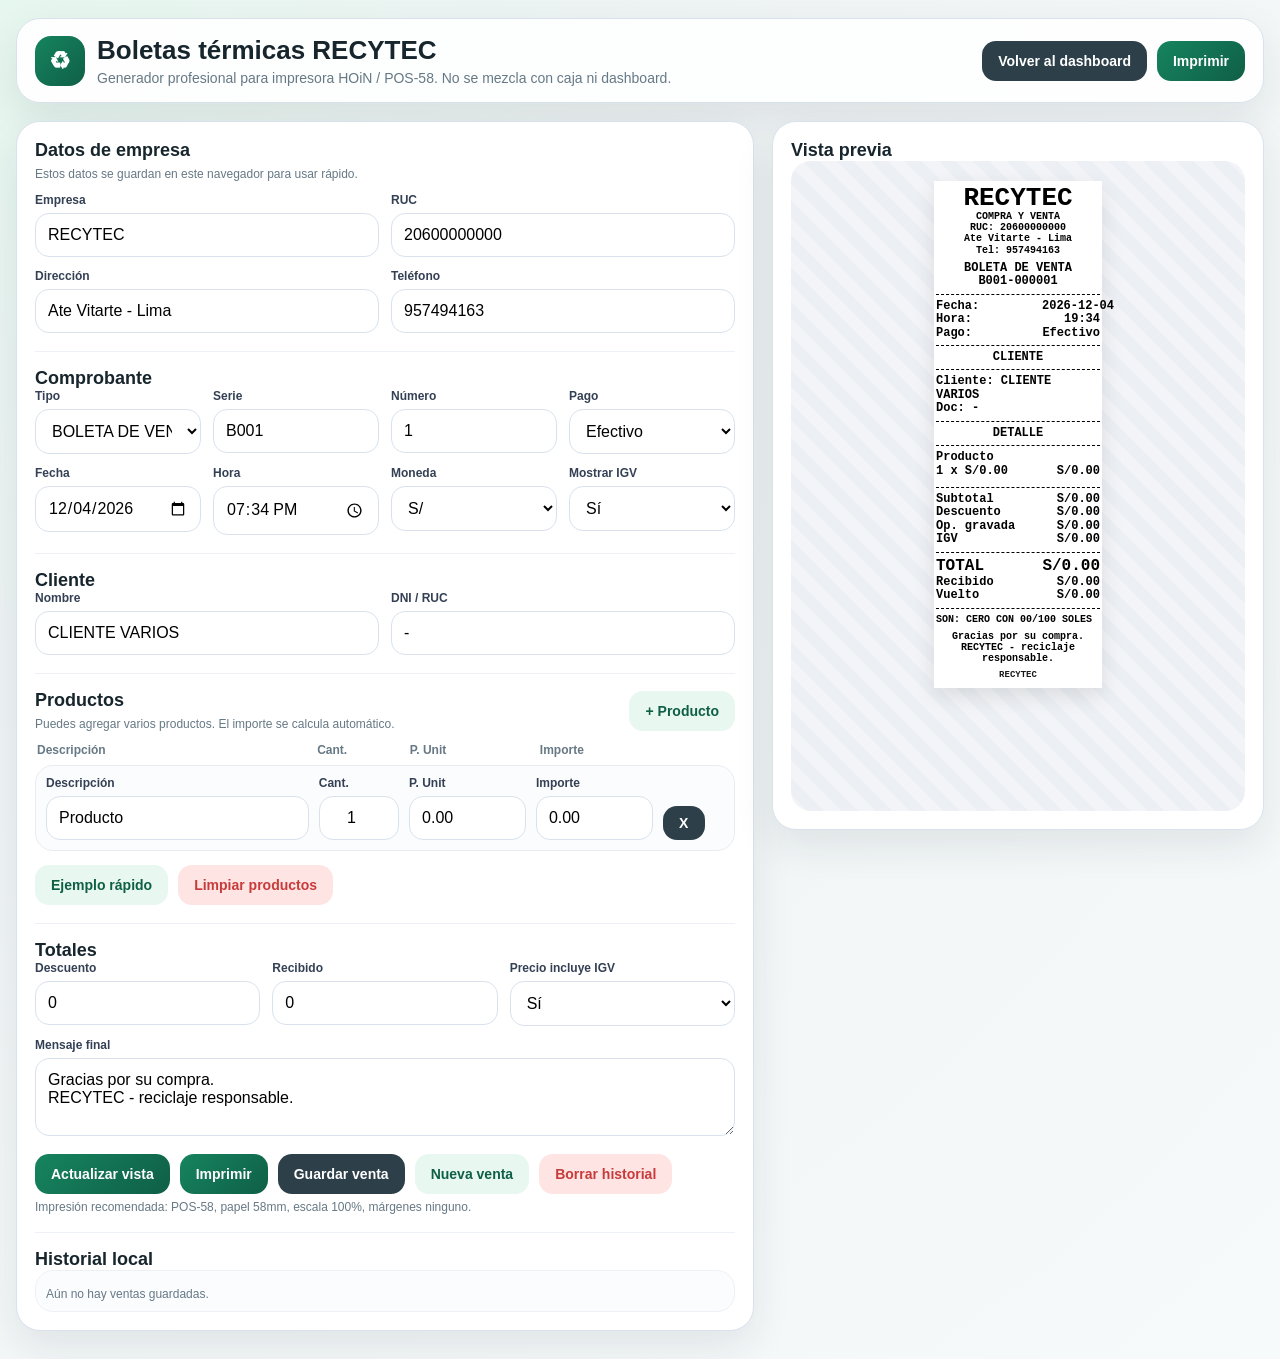
<file: boletas.html>
<!DOCTYPE html>
<html lang="es">
<head>
<meta charset="UTF-8" />
<meta name="viewport" content="width=device-width, initial-scale=1.0" />
<meta name="theme-color" content="#0f6b4f" />
<title>RECYTEC | Boletas HOiN POS-58</title>
<style>
  :root{
    --bg:#eef3f4;
    --card:#ffffff;
    --line:#d9e2ec;
    --text:#17252d;
    --muted:#667985;
    --primary:#16845f;
    --primary-dark:#0f5f46;
    --soft:#e8f7f0;
    --danger:#c73b3b;
    --danger-soft:#fee4e2;
    --dark:#2d3f48;
    --warning:#e8aa25;
    --shadow:0 16px 40px rgba(20,38,44,.09);
  }

  *{box-sizing:border-box}

  body{
    margin:0;
    font-family:Arial, Helvetica, sans-serif;
    background:radial-gradient(circle at top left,#e6f7ef,#eef3f4 35%,#f7fafb);
    color:var(--text);
  }

  .app{
    max-width:1380px;
    margin:0 auto;
    padding:18px 16px 28px;
  }

  .topbar{
    display:flex;
    justify-content:space-between;
    gap:14px;
    align-items:center;
    background:rgba(255,255,255,.9);
    border:1px solid var(--line);
    border-radius:24px;
    padding:16px 18px;
    box-shadow:var(--shadow);
    margin-bottom:18px;
  }

  .brand{
    display:flex;
    align-items:center;
    gap:12px;
  }

  .brand-mark{
    width:50px;
    height:50px;
    border-radius:16px;
    display:grid;
    place-items:center;
    background:linear-gradient(135deg,var(--primary),var(--primary-dark));
    color:#fff;
    font-size:24px;
    font-weight:900;
  }

  .title{
    margin:0;
    font-size:26px;
    font-weight:900;
  }

  .subtitle{
    margin:4px 0 0;
    color:var(--muted);
    font-size:14px;
  }

  .top-actions{
    display:flex;
    gap:10px;
    flex-wrap:wrap;
  }

  .layout{
    display:grid;
    grid-template-columns:1.2fr .8fr;
    gap:18px;
    align-items:start;
  }

  .panel{
    background:var(--card);
    border-radius:24px;
    border:1px solid var(--line);
    box-shadow:var(--shadow);
    padding:18px;
  }

  .preview-box{
    position:sticky;
    top:16px;
  }

  .section{
    margin-top:18px;
    padding-top:16px;
    border-top:1px solid #edf1f6;
  }

  .section:first-child{
    margin-top:0;
    padding-top:0;
    border-top:none;
  }

  .section-head{
    display:flex;
    justify-content:space-between;
    align-items:flex-end;
    gap:10px;
    margin-bottom:12px;
  }

  .section h2{
    margin:0;
    font-size:18px;
  }

  .hint{
    margin:6px 0 0;
    color:var(--muted);
    font-size:12px;
  }

  .grid2,.grid3,.grid4{
    display:grid;
    gap:12px;
  }
  .grid2{grid-template-columns:repeat(2,minmax(0,1fr))}
  .grid3{grid-template-columns:repeat(3,minmax(0,1fr))}
  .grid4{grid-template-columns:repeat(4,minmax(0,1fr))}

  .field label{
    display:block;
    margin-bottom:6px;
    font-size:12px;
    font-weight:900;
    color:#344054;
  }

  .field input,.field select,.field textarea{
    width:100%;
    border:1px solid var(--line);
    border-radius:14px;
    padding:12px 12px;
    font:inherit;
    outline:none;
    background:#fff;
  }

  .field textarea{
    min-height:78px;
    resize:vertical;
  }

  .field input:focus,.field select:focus,.field textarea:focus{
    border-color:#83d6c2;
    box-shadow:0 0 0 4px rgba(22,132,95,.12);
  }

  .toolbar{
    display:flex;
    flex-wrap:wrap;
    gap:10px;
    margin-top:14px;
  }

  button,.btn-link{
    border:none;
    cursor:pointer;
    border-radius:14px;
    padding:12px 16px;
    font-weight:900;
    font-size:14px;
    text-decoration:none;
    display:inline-grid;
    place-items:center;
    transition:.18s ease;
  }

  button:hover,.btn-link:hover{
    transform:translateY(-1px);
    filter:brightness(.98);
  }

  .btn-primary{background:linear-gradient(135deg,var(--primary),var(--primary-dark));color:#fff}
  .btn-soft{background:var(--soft);color:var(--primary-dark)}
  .btn-dark{background:var(--dark);color:#fff}
  .btn-warning{background:var(--warning);color:#1f2528}
  .btn-danger{background:var(--danger-soft);color:var(--danger)}
  .btn-mini{padding:9px 11px;min-width:42px}

  .items-head,.item-row{
    display:grid;
    grid-template-columns:1.8fr .55fr .8fr .8fr .42fr;
    gap:10px;
    align-items:end;
  }

  .items-head{
    font-size:12px;
    color:var(--muted);
    font-weight:900;
    padding:0 2px 8px;
  }

  .item-row{
    background:#fbfcfe;
    border:1px solid #e8edf4;
    border-radius:18px;
    padding:10px;
    margin-bottom:10px;
  }

  .history{
    max-height:320px;
    overflow:auto;
    border:1px solid #edf1f6;
    border-radius:18px;
    padding:10px;
    background:#fbfcfe;
  }

  .sale{
    border:1px solid #e7ebf2;
    border-radius:14px;
    background:#fff;
    padding:10px;
    margin-bottom:10px;
  }

  .sale-top{
    display:flex;
    justify-content:space-between;
    gap:10px;
    align-items:center;
    margin-bottom:6px;
  }

  .sale small{color:var(--muted)}

  .preview-stage{
    min-height:650px;
    border-radius:20px;
    padding:20px;
    background:repeating-linear-gradient(45deg,#f2f4f7,#f2f4f7 12px,#eceff3 12px,#eceff3 24px);
    display:flex;
    justify-content:center;
    align-items:flex-start;
  }

  #ticket{
    width:168px;
    margin:0 auto;
    background:#fff;
    color:#000;
    font-family:"Courier New", monospace;
    font-size:12px;
    font-weight:600;
    line-height:1.12;
    padding:4px 2px 8px;
    box-shadow:0 8px 20px rgba(0,0,0,.10);
  }

  .c{text-align:center}
  .b{font-weight:900}
  .small{font-size:10px}
  .tiny{font-size:9px}
  .big{font-size:26px;font-weight:900;line-height:1}
  .sep{margin:5px 0;border-top:1px dashed #000}
  .sp4{height:4px}
  .sp6{height:6px}
  .line{display:flex;justify-content:space-between;gap:6px;align-items:flex-start}
  .left{flex:1;min-width:0;word-break:break-word}
  .right{width:58px;white-space:nowrap;text-align:right}
  .total{font-size:16px;font-weight:900}
  .muted-ticket{opacity:.9}

  @media (max-width:980px){
    .layout{grid-template-columns:1fr}
    .preview-box{position:static}
    .grid2,.grid3,.grid4{grid-template-columns:1fr}
    .items-head,.item-row{grid-template-columns:1fr 1fr}
    .topbar{align-items:flex-start;flex-direction:column}
    .top-actions{width:100%}
    .top-actions button,.top-actions a{flex:1}
  }

  @page{size:58mm auto;margin:0}

  @media print{
    html,body{margin:0!important;padding:0!important;background:#fff!important;width:58mm;overflow:hidden}
    .no-print{display:none!important}
    .app{margin:0!important;padding:0!important;max-width:none!important}
    .panel{box-shadow:none!important;border:none!important;border-radius:0!important;padding:0!important;margin:0!important;background:#fff!important}
    .preview-stage{background:#fff!important;padding:0!important;min-height:auto!important;display:block!important;border-radius:0!important}
    #ticket{width:46mm!important;margin:0 auto!important;padding:1mm 0 2mm!important;box-shadow:none!important;font-size:12px!important;font-weight:600!important;line-height:1.08!important}
    .sep{border-top:1px dashed #000!important}
  }
</style>
</head>
<body>
<div class="app">
  <div class="topbar no-print">
    <div class="brand">
      <div class="brand-mark">♻</div>
      <div>
        <h1 class="title">Boletas térmicas RECYTEC</h1>
        <p class="subtitle">Generador profesional para impresora HOiN / POS-58. No se mezcla con caja ni dashboard.</p>
      </div>
    </div>
    <div class="top-actions">
      <a class="btn-link btn-dark" href="index.html">Volver al dashboard</a>
      <button class="btn-primary" onclick="imprimir()">Imprimir</button>
    </div>
  </div>

  <div class="layout">
    <div class="panel no-print">
      <div class="section">
        <div class="section-head">
          <div>
            <h2>Datos de empresa</h2>
            <p class="hint">Estos datos se guardan en este navegador para usar rápido.</p>
          </div>
        </div>
        <div class="grid2">
          <div class="field"><label>Empresa</label><input id="empresa" value="RECYTEC"></div>
          <div class="field"><label>RUC</label><input id="ruc" value="20600000000"></div>
          <div class="field"><label>Dirección</label><input id="direccion" value="Ate Vitarte - Lima"></div>
          <div class="field"><label>Teléfono</label><input id="telefono" value="957494163"></div>
        </div>
      </div>

      <div class="section">
        <h2>Comprobante</h2>
        <div class="grid4">
          <div class="field"><label>Tipo</label><select id="tipo"><option>BOLETA DE VENTA</option><option>NOTA DE VENTA</option><option>TICKET</option><option>RECIBO INTERNO</option></select></div>
          <div class="field"><label>Serie</label><input id="serie" value="B001"></div>
          <div class="field"><label>Número</label><input id="numero" value="1"></div>
          <div class="field"><label>Pago</label><select id="pago"><option>Efectivo</option><option>Yape</option><option>Plin</option><option>Transferencia</option><option>Tarjeta</option></select></div>
          <div class="field"><label>Fecha</label><input id="fecha" type="date"></div>
          <div class="field"><label>Hora</label><input id="hora" type="time"></div>
          <div class="field"><label>Moneda</label><select id="moneda"><option value="S/">S/</option><option value="$">$</option></select></div>
          <div class="field"><label>Mostrar IGV</label><select id="mostrarIgv"><option value="si">Sí</option><option value="no">No</option></select></div>
        </div>
      </div>

      <div class="section">
        <h2>Cliente</h2>
        <div class="grid2">
          <div class="field"><label>Nombre</label><input id="cliente" value="CLIENTE VARIOS"></div>
          <div class="field"><label>DNI / RUC</label><input id="docCliente" value="-"></div>
        </div>
      </div>

      <div class="section">
        <div class="section-head">
          <div>
            <h2>Productos</h2>
            <p class="hint">Puedes agregar varios productos. El importe se calcula automático.</p>
          </div>
          <button class="btn-soft" onclick="agregarItem()">+ Producto</button>
        </div>
        <div class="items-head"><div>Descripción</div><div>Cant.</div><div>P. Unit</div><div>Importe</div><div></div></div>
        <div id="items"></div>
        <div class="toolbar"><button class="btn-soft" onclick="cargarDemo()">Ejemplo rápido</button><button class="btn-danger" onclick="limpiarProductos()">Limpiar productos</button></div>
      </div>

      <div class="section">
        <h2>Totales</h2>
        <div class="grid3">
          <div class="field"><label>Descuento</label><input id="descuento" type="number" min="0" step="0.01" value="0"></div>
          <div class="field"><label>Recibido</label><input id="recibido" type="number" min="0" step="0.01" value="0"></div>
          <div class="field"><label>Precio incluye IGV</label><select id="incluyeIgv"><option value="si">Sí</option><option value="no">No</option></select></div>
        </div>
        <div class="field" style="margin-top:12px;"><label>Mensaje final</label><textarea id="mensajeFinal">Gracias por su compra.
RECYTEC - reciclaje responsable.</textarea></div>
        <div class="toolbar">
          <button class="btn-primary" onclick="actualizarVista()">Actualizar vista</button>
          <button class="btn-primary" onclick="imprimir()">Imprimir</button>
          <button class="btn-dark" onclick="guardarVenta()">Guardar venta</button>
          <button class="btn-soft" onclick="nuevaVenta()">Nueva venta</button>
          <button class="btn-danger" onclick="borrarHistorial()">Borrar historial</button>
        </div>
        <div class="hint">Impresión recomendada: POS-58, papel 58mm, escala 100%, márgenes ninguno.</div>
      </div>

      <div class="section">
        <h2>Historial local</h2>
        <div id="history" class="history"></div>
      </div>
    </div>

    <div class="panel preview-box">
      <div class="section">
        <h2 class="no-print">Vista previa</h2>
        <div class="preview-stage"><div id="ticket"></div></div>
      </div>
    </div>
  </div>
</div>

<script>
const itemsDiv = document.getElementById('items');
const historyDiv = document.getElementById('history');
const STORAGE_KEY = 'recytec_boletas_hoin_pro_v2';
const CONFIG_KEY = 'recytec_boletas_config_v2';

function nowDate(){const d=new Date();return `${d.getFullYear()}-${String(d.getMonth()+1).padStart(2,'0')}-${String(d.getDate()).padStart(2,'0')}`}
function nowTime(){const d=new Date();return `${String(d.getHours()).padStart(2,'0')}:${String(d.getMinutes()).padStart(2,'0')}`}
function escapeHtml(s){return String(s ?? '').replaceAll('&','&amp;').replaceAll('<','&lt;').replaceAll('>','&gt;').replaceAll('"','&quot;')}
function money(n){return Number(n || 0).toFixed(2)}
function numeroComprobante(){const serie=document.getElementById('serie').value.trim()||'B001';const numero=String(document.getElementById('numero').value||'1').padStart(6,'0');return `${serie}-${numero}`}

function guardarConfig(){
  const ids=['empresa','ruc','direccion','telefono','serie','moneda','mostrarIgv','incluyeIgv','mensajeFinal'];
  const data={}; ids.forEach(id=>data[id]=document.getElementById(id).value);
  localStorage.setItem(CONFIG_KEY,JSON.stringify(data));
}
function cargarConfig(){
  try{const data=JSON.parse(localStorage.getItem(CONFIG_KEY)||'{}');Object.keys(data).forEach(id=>{if(document.getElementById(id))document.getElementById(id).value=data[id]})}catch(e){}
}

function agregarItem(desc='Producto', cant='1', precio='0.00'){
  const row=document.createElement('div'); row.className='item-row';
  row.innerHTML=`
    <div class="field"><label>Descripción</label><input class="d" value="${escapeHtml(desc)}"></div>
    <div class="field"><label>Cant.</label><input class="c" type="number" min="0" step="0.01" value="${cant}"></div>
    <div class="field"><label>P. Unit</label><input class="p" type="number" min="0" step="0.01" value="${precio}"></div>
    <div class="field"><label>Importe</label><input class="i" value="0.00" readonly></div>
    <div class="field"><label>&nbsp;</label><button class="btn-dark btn-mini" onclick="this.closest('.item-row').remove(); actualizarVista();">X</button></div>`;
  itemsDiv.appendChild(row);
  row.querySelectorAll('.d,.c,.p').forEach(el=>el.addEventListener('input',actualizarVista));
  actualizarVista();
}
function limpiarProductos(){itemsDiv.innerHTML='';actualizarVista()}
function getItems(){return [...document.querySelectorAll('.item-row')].map(r=>{const descripcion=r.querySelector('.d').value.trim()||'Producto';const cantidad=parseFloat(r.querySelector('.c').value||0);const precio=parseFloat(r.querySelector('.p').value||0);const importe=cantidad*precio;r.querySelector('.i').value=money(importe);return{descripcion,cantidad,precio,importe}}).filter(x=>x.descripcion||x.cantidad||x.precio)}

function numeroALetras(n){
  n=Number(n||0).toFixed(2); const [ent,dec]=n.split('.'); const num=parseInt(ent,10);
  const u=['','UNO','DOS','TRES','CUATRO','CINCO','SEIS','SIETE','OCHO','NUEVE'];
  const d10=['DIEZ','ONCE','DOCE','TRECE','CATORCE','QUINCE','DIECISEIS','DIECISIETE','DIECIOCHO','DIECINUEVE'];
  const d=['','','VEINTE','TREINTA','CUARENTA','CINCUENTA','SESENTA','SETENTA','OCHENTA','NOVENTA'];
  const c=['','CIENTO','DOSCIENTOS','TRESCIENTOS','CUATROCIENTOS','QUINIENTOS','SEISCIENTOS','SETECIENTOS','OCHOCIENTOS','NOVECIENTOS'];
  function t999(n){if(n===0)return'';if(n===100)return'CIEN';if(n<10)return u[n];if(n<20)return d10[n-10];if(n<30)return n===20?'VEINTE':('VEINTI'+u[n-20].toLowerCase()).toUpperCase();if(n<100){const de=Math.floor(n/10),un=n%10;return d[de]+(un?' Y '+u[un]:'')}const ce=Math.floor(n/100),re=n%100;return c[ce]+(re?' '+t999(re):'')}
  function tMiles(n){if(n<1000)return t999(n);const mil=Math.floor(n/1000),re=n%1000;const a=mil===1?'MIL':t999(mil)+' MIL';return a+(re?' '+t999(re):'')}
  function tMill(n){if(n<1000000)return tMiles(n);const mi=Math.floor(n/1000000),re=n%1000000;const a=mi===1?'UN MILLON':tMiles(mi)+' MILLONES';return a+(re?' '+tMiles(re):'')}
  return `${tMill(num)||'CERO'} CON ${dec}/100`;
}

function leerFormulario(){
  const empresa=document.getElementById('empresa').value.trim()||'RECYTEC';
  const ruc=document.getElementById('ruc').value.trim()||'-';
  const direccion=document.getElementById('direccion').value.trim()||'-';
  const telefono=document.getElementById('telefono').value.trim()||'-';
  const tipo=document.getElementById('tipo').value; const comprobante=numeroComprobante();
  const fecha=document.getElementById('fecha').value||nowDate(); const hora=document.getElementById('hora').value||nowTime();
  const pago=document.getElementById('pago').value; const moneda=document.getElementById('moneda').value;
  const mostrarIgv=document.getElementById('mostrarIgv').value==='si';
  const cliente=document.getElementById('cliente').value.trim()||'CLIENTE VARIOS';
  const docCliente=document.getElementById('docCliente').value.trim()||'-';
  const descuento=parseFloat(document.getElementById('descuento').value||0);
  const recibido=parseFloat(document.getElementById('recibido').value||0);
  const incluyeIgv=document.getElementById('incluyeIgv').value==='si';
  const mensajeFinal=document.getElementById('mensajeFinal').value.trim(); const items=getItems();
  const bruto=items.reduce((a,b)=>a+b.importe,0); const base=Math.max(0,bruto-descuento);
  let op=base,igv=0,total=base; if(incluyeIgv){op=base/1.18;igv=base-op;total=base}else{op=base;igv=op*.18;total=op+igv}
  const vuelto=Math.max(0,recibido-total);
  return{empresa,ruc,direccion,telefono,tipo,comprobante,fecha,hora,pago,moneda,mostrarIgv,cliente,docCliente,descuento,recibido,incluyeIgv,mensajeFinal,items,bruto,op,igv,total,vuelto};
}

function actualizarVista(){
  guardarConfig(); const d=leerFormulario();
  const itemsHtml=d.items.map(it=>`<div class="b">${escapeHtml(it.descripcion)}</div><div class="line"><div class="left">${it.cantidad} x ${d.moneda}${money(it.precio)}</div><div class="right">${d.moneda}${money(it.importe)}</div></div><div class="sp4"></div>`).join('')||'<div class="c">Sin productos</div>';
  document.getElementById('ticket').innerHTML=`
    <div class="c big">${escapeHtml(d.empresa)}</div>
    <div class="c small">COMPRA Y VENTA</div>
    <div class="c small">RUC: ${escapeHtml(d.ruc)}</div>
    <div class="c small">${escapeHtml(d.direccion)}</div>
    <div class="c small">Tel: ${escapeHtml(d.telefono)}</div>
    <div class="sp6"></div><div class="c b">${escapeHtml(d.tipo)}</div><div class="c b">${escapeHtml(d.comprobante)}</div><div class="sep"></div>
    <div class="line"><div class="left">Fecha:</div><div class="right">${escapeHtml(d.fecha)}</div></div>
    <div class="line"><div class="left">Hora:</div><div class="right">${escapeHtml(d.hora)}</div></div>
    <div class="line"><div class="left">Pago:</div><div class="right">${escapeHtml(d.pago)}</div></div><div class="sep"></div>
    <div class="c b">CLIENTE</div><div class="sep"></div><div>Cliente: ${escapeHtml(d.cliente)}</div><div>Doc: ${escapeHtml(d.docCliente)}</div><div class="sep"></div>
    <div class="c b">DETALLE</div><div class="sep"></div>${itemsHtml}<div class="sep"></div>
    <div class="line"><div class="left">Subtotal</div><div class="right">${d.moneda}${money(d.bruto)}</div></div>
    <div class="line"><div class="left">Descuento</div><div class="right">${d.moneda}${money(d.descuento)}</div></div>
    ${d.mostrarIgv?`<div class="line"><div class="left">Op. gravada</div><div class="right">${d.moneda}${money(d.op)}</div></div><div class="line"><div class="left">IGV</div><div class="right">${d.moneda}${money(d.igv)}</div></div>`:''}
    <div class="sep"></div><div class="line total"><div class="left">TOTAL</div><div class="right">${d.moneda}${money(d.total)}</div></div>
    <div class="line"><div class="left">Recibido</div><div class="right">${d.moneda}${money(d.recibido)}</div></div><div class="line"><div class="left">Vuelto</div><div class="right">${d.moneda}${money(d.vuelto)}</div></div><div class="sep"></div>
    <div class="small">SON: ${numeroALetras(d.total)} ${d.moneda==='S/'?'SOLES':'DOLARES'}</div><div class="sp6"></div>
    <div class="c small">${escapeHtml(d.mensajeFinal).replace(/\n/g,'<br>')}</div><div class="sp6"></div><div class="c tiny muted-ticket">RECYTEC</div>`;
}
function imprimir(){actualizarVista();window.print()}
function cargarDemo(){itemsDiv.innerHTML='';agregarItem('Carton reciclado','10','1.20');agregarItem('Plastico PET','6','2.30');agregarItem('Chatarra liviana','3','4.50');document.getElementById('cliente').value='CLIENTE MOSTRADOR';document.getElementById('docCliente').value='-';document.getElementById('recibido').value='50';actualizarVista()}
function nuevaVenta(){document.getElementById('cliente').value='CLIENTE VARIOS';document.getElementById('docCliente').value='-';document.getElementById('descuento').value='0';document.getElementById('recibido').value='0';itemsDiv.innerHTML='';agregarItem('Producto','1','0.00');document.getElementById('numero').value=String((parseInt(document.getElementById('numero').value||'1',10)||1)+1);actualizarVista()}
function getHistorial(){try{return JSON.parse(localStorage.getItem(STORAGE_KEY)||'[]')}catch(e){return[]}}
function setHistorial(arr){localStorage.setItem(STORAGE_KEY,JSON.stringify(arr))}
function guardarVenta(){const d=leerFormulario();if(!d.items.length){alert('Agrega al menos un producto.');return}const historial=getHistorial();historial.unshift({id:Date.now(),comprobante:d.comprobante,fecha:d.fecha,hora:d.hora,cliente:d.cliente,total:d.total,moneda:d.moneda,data:d});setHistorial(historial.slice(0,100));renderHistorial();alert('Venta guardada correctamente.')}
function cargarVenta(id){const x=getHistorial().find(v=>v.id===id);if(!x)return;const d=x.data;['empresa','ruc','direccion','telefono','tipo','fecha','hora','pago','moneda','cliente','docCliente','descuento','recibido','mensajeFinal'].forEach(k=>{if(document.getElementById(k))document.getElementById(k).value=d[k]});const [serie,num]=d.comprobante.split('-');document.getElementById('serie').value=serie||'B001';document.getElementById('numero').value=parseInt(num||'1',10);document.getElementById('mostrarIgv').value=d.mostrarIgv?'si':'no';document.getElementById('incluyeIgv').value=d.incluyeIgv?'si':'no';itemsDiv.innerHTML='';d.items.forEach(it=>agregarItem(it.descripcion,it.cantidad,it.precio));actualizarVista()}
function eliminarVenta(id){setHistorial(getHistorial().filter(x=>x.id!==id));renderHistorial()}
function borrarHistorial(){if(!confirm('¿Seguro que deseas borrar todo el historial?'))return;localStorage.removeItem(STORAGE_KEY);renderHistorial()}
function renderHistorial(){const historial=getHistorial();if(!historial.length){historyDiv.innerHTML='<div class="hint">Aún no hay ventas guardadas.</div>';return}historyDiv.innerHTML=historial.map(x=>`<div class="sale"><div class="sale-top"><div><div class="b">${escapeHtml(x.comprobante)}</div><small>${escapeHtml(x.fecha)} ${escapeHtml(x.hora)} · ${escapeHtml(x.cliente)}</small></div><div class="b">${escapeHtml(x.moneda)}${money(x.total)}</div></div><div class="toolbar" style="margin-top:0;"><button class="btn-soft btn-mini" onclick="cargarVenta(${x.id})">Cargar</button><button class="btn-danger btn-mini" onclick="eliminarVenta(${x.id})">Eliminar</button></div></div>`).join('')}
function init(){cargarConfig();document.getElementById('fecha').value=nowDate();document.getElementById('hora').value=nowTime();['empresa','ruc','direccion','telefono','tipo','serie','numero','pago','fecha','hora','moneda','mostrarIgv','cliente','docCliente','descuento','recibido','incluyeIgv','mensajeFinal'].forEach(id=>document.getElementById(id).addEventListener('input',actualizarVista));agregarItem('Producto','1','0.00');renderHistorial();actualizarVista()}
init();
</script>
</body>
</html>
</file>
